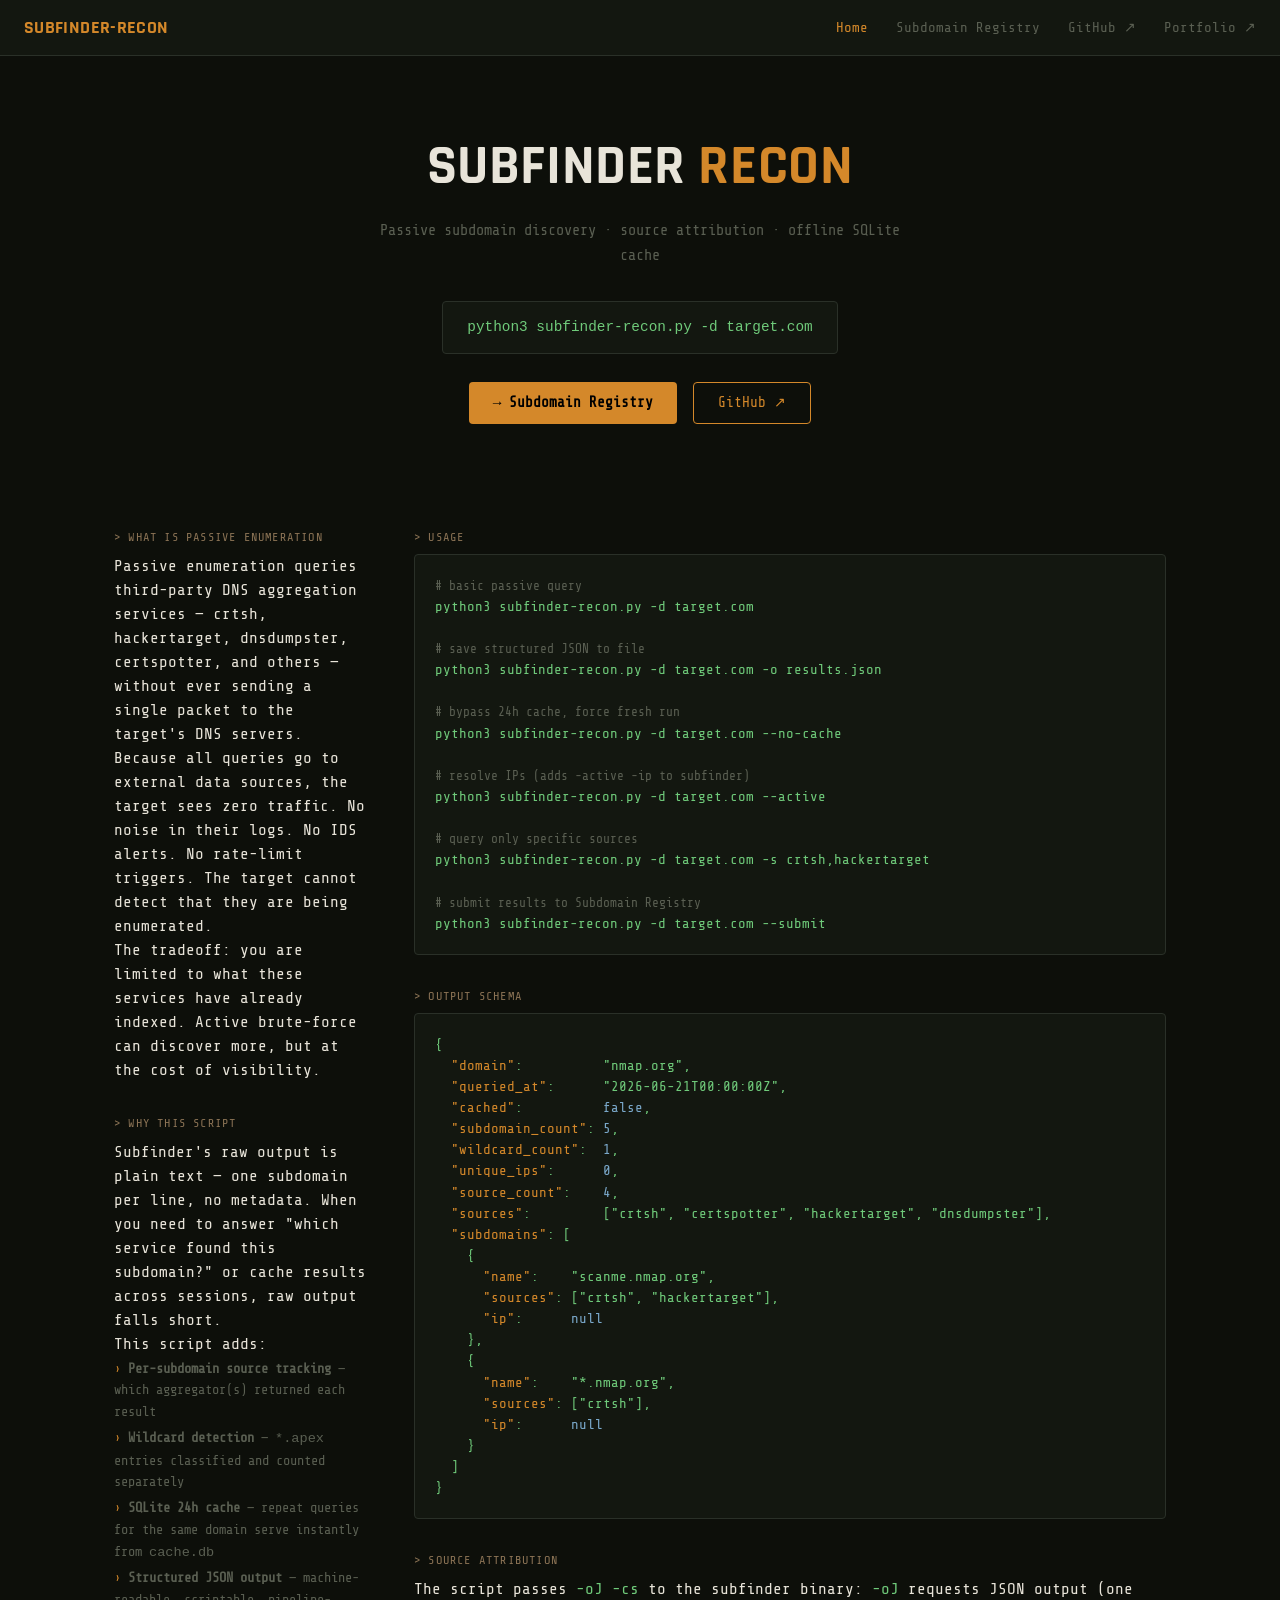
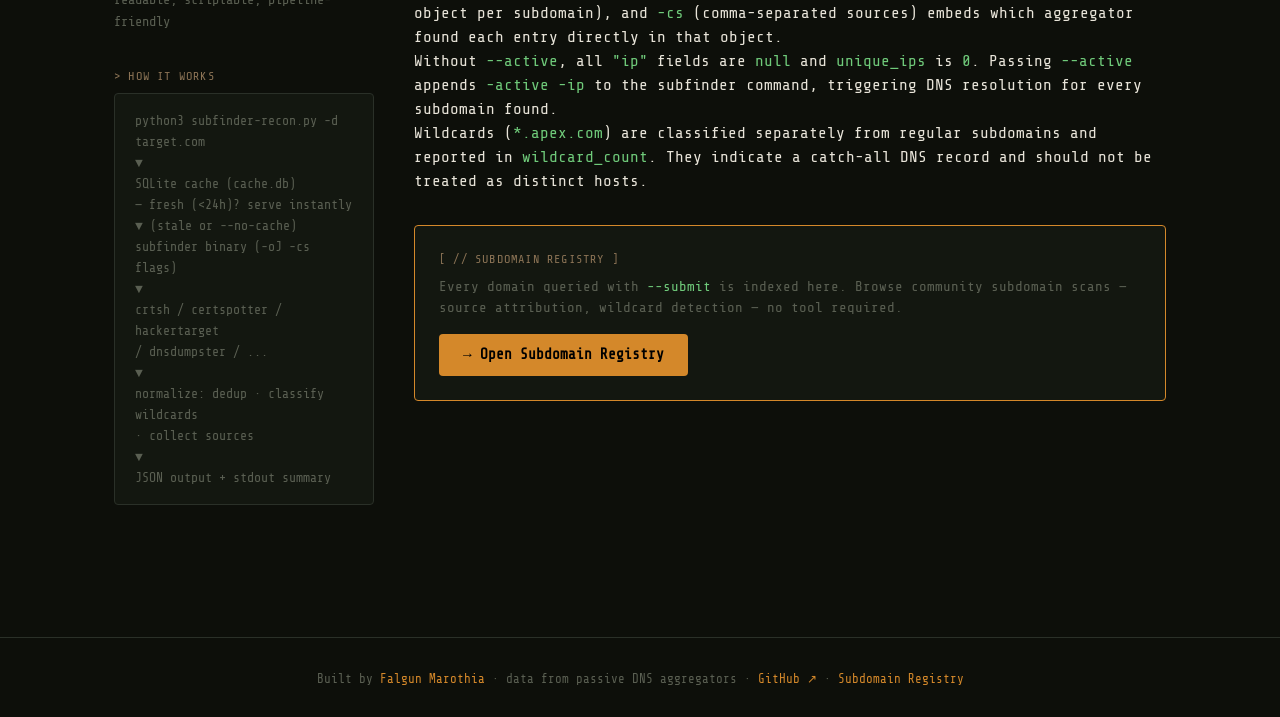
<file: web/index.html>
<!DOCTYPE html>
<html lang="en">
<head>
  <meta charset="UTF-8">
  <meta name="viewport" content="width=device-width, initial-scale=1.0">
  <title>subfinder-recon — Passive Subdomain Enumeration</title>
  <link rel="preconnect" href="https://fonts.googleapis.com">
  <link rel="preconnect" href="https://fonts.gstatic.com" crossorigin>
  <link href="https://fonts.googleapis.com/css2?family=Share+Tech+Mono&family=Rajdhani:wght@400;600;700&display=swap" rel="stylesheet">
  <link rel="stylesheet" href="assets/css/style.css">
</head>
<body>

<nav>
  <a class="nav-brand" href="index.html">SUBFINDER-RECON</a>
  <div class="nav-links">
    <a href="index.html" class="nav-active">Home</a>
    <a href="subdomain-registry.html">Subdomain Registry</a>
    <a href="https://github.com/fmfalgun/subfinder-recon" target="_blank" rel="noopener noreferrer">GitHub ↗</a>
    <a href="https://fmfalgun.github.io" target="_blank" rel="noopener noreferrer">Portfolio ↗</a>
  </div>
</nav>

<section class="hero">
  <h1>SUBFINDER <span>RECON</span></h1>
  <p class="tagline">Passive subdomain discovery · source attribution · offline SQLite cache</p>
  <div class="install-block">
    <code>python3 subfinder-recon.py -d target.com</code>
  </div>
  <div class="hero-cta-row">
    <a href="subdomain-registry.html" class="cta-btn">→ Subdomain Registry</a>
    <a href="https://github.com/fmfalgun/subfinder-recon" target="_blank" rel="noopener noreferrer" class="cta-ghost">GitHub ↗</a>
  </div>
</section>

<div class="layout">

  <aside class="info-panel">

    <div class="panel-block">
      <div class="panel-title">&gt; WHAT IS PASSIVE ENUMERATION</div>
      <p>Passive enumeration queries third-party DNS aggregation services — crtsh, hackertarget, dnsdumpster, certspotter, and others — without ever sending a single packet to the target's DNS servers.</p>
      <p>Because all queries go to external data sources, the target sees zero traffic. No noise in their logs. No IDS alerts. No rate-limit triggers. The target cannot detect that they are being enumerated.</p>
      <p>The tradeoff: you are limited to what these services have already indexed. Active brute-force can discover more, but at the cost of visibility.</p>
    </div>

    <div class="panel-block">
      <div class="panel-title">&gt; WHY THIS SCRIPT</div>
      <p>Subfinder's raw output is plain text — one subdomain per line, no metadata. When you need to answer "which service found this subdomain?" or cache results across sessions, raw output falls short.</p>
      <p>This script adds:</p>
      <ul class="panel-list">
        <li><strong>Per-subdomain source tracking</strong> — which aggregator(s) returned each result</li>
        <li><strong>Wildcard detection</strong> — <code>*.apex</code> entries classified and counted separately</li>
        <li><strong>SQLite 24h cache</strong> — repeat queries for the same domain serve instantly from <code>cache.db</code></li>
        <li><strong>Structured JSON output</strong> — machine-readable, scriptable, pipeline-friendly</li>
      </ul>
    </div>

    <div class="panel-block">
      <div class="panel-title">&gt; HOW IT WORKS</div>
      <pre class="arch-diagram">python3 subfinder-recon.py -d target.com
▼
SQLite cache (cache.db)
— fresh (&lt;24h)? serve instantly
▼ (stale or --no-cache)
subfinder binary (-oJ -cs flags)
▼
crtsh / certspotter / hackertarget
/ dnsdumpster / ...
▼
normalize: dedup · classify wildcards
· collect sources
▼
JSON output + stdout summary</pre>
    </div>

  </aside>

  <main class="home-main">

    <div class="panel-block">
      <div class="panel-title">&gt; USAGE</div>
      <pre class="code-block"><span class="comment"># basic passive query</span>
python3 subfinder-recon.py -d target.com

<span class="comment"># save structured JSON to file</span>
python3 subfinder-recon.py -d target.com -o results.json

<span class="comment"># bypass 24h cache, force fresh run</span>
python3 subfinder-recon.py -d target.com --no-cache

<span class="comment"># resolve IPs (adds -active -ip to subfinder)</span>
python3 subfinder-recon.py -d target.com --active

<span class="comment"># query only specific sources</span>
python3 subfinder-recon.py -d target.com -s crtsh,hackertarget

<span class="comment"># submit results to Subdomain Registry</span>
python3 subfinder-recon.py -d target.com --submit</pre>
    </div>

    <div class="panel-block">
      <div class="panel-title">&gt; OUTPUT SCHEMA</div>
      <pre class="code-block">{
  <span class="json-key">"domain"</span>:          <span class="json-str">"nmap.org"</span>,
  <span class="json-key">"queried_at"</span>:      <span class="json-str">"2026-06-21T00:00:00Z"</span>,
  <span class="json-key">"cached"</span>:          <span class="json-bool">false</span>,
  <span class="json-key">"subdomain_count"</span>: <span class="json-num">5</span>,
  <span class="json-key">"wildcard_count"</span>:  <span class="json-num">1</span>,
  <span class="json-key">"unique_ips"</span>:      <span class="json-num">0</span>,
  <span class="json-key">"source_count"</span>:    <span class="json-num">4</span>,
  <span class="json-key">"sources"</span>:         [<span class="json-str">"crtsh"</span>, <span class="json-str">"certspotter"</span>, <span class="json-str">"hackertarget"</span>, <span class="json-str">"dnsdumpster"</span>],
  <span class="json-key">"subdomains"</span>: [
    {
      <span class="json-key">"name"</span>:    <span class="json-str">"scanme.nmap.org"</span>,
      <span class="json-key">"sources"</span>: [<span class="json-str">"crtsh"</span>, <span class="json-str">"hackertarget"</span>],
      <span class="json-key">"ip"</span>:      <span class="json-bool">null</span>
    },
    {
      <span class="json-key">"name"</span>:    <span class="json-str">"*.nmap.org"</span>,
      <span class="json-key">"sources"</span>: [<span class="json-str">"crtsh"</span>],
      <span class="json-key">"ip"</span>:      <span class="json-bool">null</span>
    }
  ]
}</pre>
    </div>

    <div class="panel-block">
      <div class="panel-title">&gt; SOURCE ATTRIBUTION</div>
      <p>The script passes <code class="inline-code">-oJ -cs</code> to the subfinder binary: <code class="inline-code">-oJ</code> requests JSON output (one object per subdomain), and <code class="inline-code">-cs</code> (comma-separated sources) embeds which aggregator found each entry directly in that object.</p>
      <p>Without <code class="inline-code">--active</code>, all <code class="inline-code">"ip"</code> fields are <code class="inline-code">null</code> and <code class="inline-code">unique_ips</code> is <code class="inline-code">0</code>. Passing <code class="inline-code">--active</code> appends <code class="inline-code">-active -ip</code> to the subfinder command, triggering DNS resolution for every subdomain found.</p>
      <p>Wildcards (<code class="inline-code">*.apex.com</code>) are classified separately from regular subdomains and reported in <code class="inline-code">wildcard_count</code>. They indicate a catch-all DNS record and should not be treated as distinct hosts.</p>
    </div>

    <div class="hof-cta-card">
      <div class="hof-cta-label">[ // SUBDOMAIN REGISTRY ]</div>
      <p class="hof-cta-desc">Every domain queried with <code class="inline-code">--submit</code> is indexed here. Browse community subdomain scans — source attribution, wildcard detection — no tool required.</p>
      <a href="subdomain-registry.html" class="cta-btn">→ Open Subdomain Registry</a>
    </div>

  </main>

</div>

<footer>
  Built by <a href="https://fmfalgun.github.io">Falgun Marothia</a> · data from passive DNS aggregators · <a href="https://github.com/fmfalgun/subfinder-recon">GitHub ↗</a> · <a href="subdomain-registry.html">Subdomain Registry</a>
</footer>

</body>
</html>
</file>
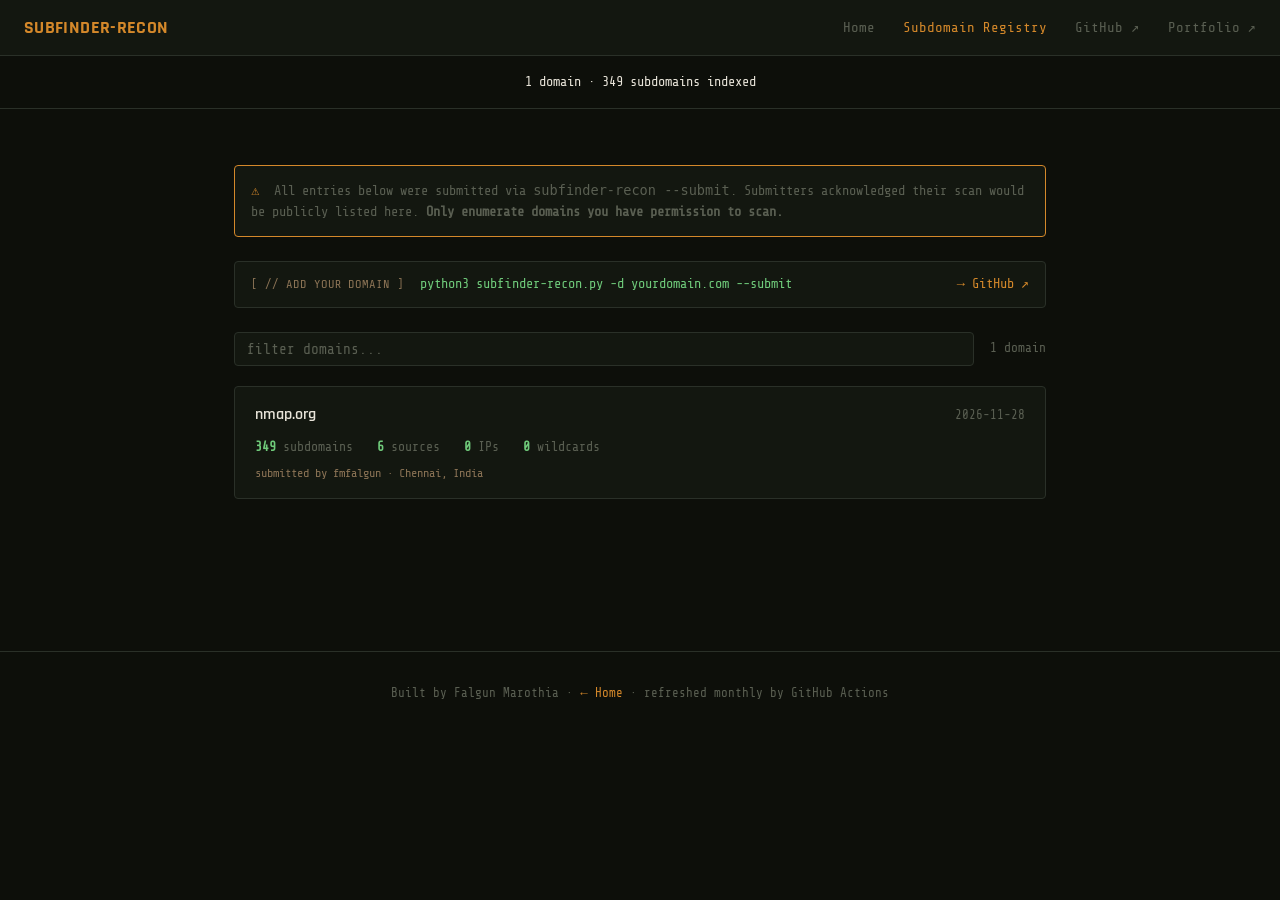
<file: web/domain.html>
<!DOCTYPE html>
<html lang="en">
<head>
  <meta charset="UTF-8">
  <meta name="viewport" content="width=device-width, initial-scale=1.0">
  <title>subfinder-recon — Domain Detail</title>
  <link rel="preconnect" href="https://fonts.googleapis.com">
  <link rel="preconnect" href="https://fonts.gstatic.com" crossorigin>
  <link href="https://fonts.googleapis.com/css2?family=Share+Tech+Mono&family=Rajdhani:wght@400;600;700&display=swap" rel="stylesheet">
  <link rel="stylesheet" href="assets/css/style.css">
</head>
<body>

<nav>
  <a class="nav-brand" href="index.html">SUBFINDER-RECON</a>
  <div class="nav-links">
    <a href="index.html">Home</a>
    <a href="subdomain-registry.html" class="nav-active">Subdomain Registry</a>
    <a href="https://github.com/fmfalgun/subfinder-recon" target="_blank" rel="noopener noreferrer">GitHub ↗</a>
    <a href="https://fmfalgun.github.io" target="_blank" rel="noopener noreferrer">Portfolio ↗</a>
  </div>
</nav>

<div id="error-box"><span id="error-message"></span></div>

<main id="main">

  <h2 id="domain-title">—</h2>
  <p id="queried-at-line">data as of <span id="queried-at">—</span> · contributed by <span id="contributor">—</span></p>

  <div class="stats-row">
    <div class="stat-badge">
      <span class="stat-value" id="val-subdomain-count">—</span>
      <span class="stat-label">subdomains</span>
    </div>
    <div class="stat-badge">
      <span class="stat-value" id="val-source-count">—</span>
      <span class="stat-label">sources</span>
    </div>
    <div class="stat-badge">
      <span class="stat-value" id="val-unique-ips">—</span>
      <span class="stat-label">unique IPs</span>
    </div>
    <div class="stat-badge">
      <span class="stat-value" id="val-wildcard-count">—</span>
      <span class="stat-label">wildcards</span>
    </div>
  </div>

  <div class="section">
    <div class="section-title">SUBDOMAINS</div>
    <div id="entry-list" class="entry-list"></div>
  </div>

</main>

<footer>
  <a href="subdomain-registry.html">← Subdomain Registry</a> · <a href="index.html">Home</a>
</footer>

<script src="assets/js/domain.js"></script>
</body>
</html>
</file>
<file: web/assets/css/style.css>
/* ============================================================
   subfinder-recon — style.css
   Design tokens + full site styles
   ============================================================ */

:root {
  --black:        #0D0F0A;
  --card:         #131710;
  --border:       #2A3028;
  --cream:        #E8E4D9;
  --dim:          #5A5F52;
  --amber:        #D4882A;
  --khaki:        #8B7355;
  --green:        #6FCA7A;
  --blue:         #7AA8CA;
  --red:          #CC3333;
  --font-mono:    'Share Tech Mono', 'Courier New', monospace;
  --font-display: 'Rajdhani', sans-serif;
}

/* ============================================================
   Reset + Base
   ============================================================ */

*,
*::before,
*::after {
  box-sizing: border-box;
  margin: 0;
  padding: 0;
}

body {
  background: var(--black);
  color: var(--cream);
  font-family: var(--font-mono);
  line-height: 1.5;
  min-height: 100vh;
}

a {
  color: inherit;
  text-decoration: none;
}

ul,
ol {
  list-style: none;
}

img {
  display: block;
  max-width: 100%;
}

/* ============================================================
   Nav
   ============================================================ */

nav {
  position: sticky;
  top: 0;
  z-index: 100;
  background: var(--card);
  border-bottom: 1px solid var(--border);
  display: flex;
  align-items: center;
  justify-content: space-between;
  padding: 0 24px;
  height: 56px;
}

.nav-brand {
  color: var(--amber);
  font-family: var(--font-display);
  font-weight: 700;
  font-size: 1.15rem;
  letter-spacing: .02em;
}

.nav-links {
  display: flex;
  align-items: center;
  gap: 28px;
}

.nav-links a {
  color: var(--dim);
  font-size: .88rem;
  transition: color .15s;
}

.nav-links a:hover {
  color: var(--amber);
}

.nav-active {
  color: var(--amber) !important;
}

/* ============================================================
   Hero
   ============================================================ */

.hero {
  text-align: center;
  padding: 80px 24px 64px;
}

.hero h1 {
  font-family: var(--font-display);
  font-size: 3.5rem;
  font-weight: 700;
  line-height: 1.1;
  margin-bottom: 20px;
  letter-spacing: .01em;
}

.hero h1 span {
  color: var(--amber);
}

.hero p {
  color: var(--dim);
  font-size: .95rem;
  max-width: 540px;
  margin: 0 auto 32px;
  line-height: 1.7;
}

.install-block {
  display: inline-block;
  background: var(--card);
  border: 1px solid var(--border);
  border-radius: 4px;
  padding: 14px 24px;
  font-family: var(--font-mono);
  font-size: .9rem;
  color: var(--green);
  margin-bottom: 28px;
  text-align: left;
}

.hero-cta-row {
  display: flex;
  justify-content: center;
  align-items: center;
  gap: 16px;
  flex-wrap: wrap;
}

.cta-btn {
  background: var(--amber);
  color: #000;
  font-family: var(--font-mono);
  font-size: .9rem;
  font-weight: 700;
  padding: 10px 24px;
  border: none;
  border-radius: 4px;
  cursor: pointer;
  text-decoration: none;
  display: inline-block;
  transition: opacity .15s;
}

.cta-btn:hover {
  opacity: .85;
}

.cta-ghost {
  border: 1px solid var(--amber);
  color: var(--amber);
  font-family: var(--font-mono);
  font-size: .9rem;
  padding: 9px 24px;
  border-radius: 4px;
  background: transparent;
  cursor: pointer;
  text-decoration: none;
  display: inline-block;
  transition: background .15s;
}

.cta-ghost:hover {
  background: rgba(212, 136, 42, .08);
}

/* ============================================================
   Two-Column Layout
   ============================================================ */

.layout {
  display: grid;
  grid-template-columns: 260px 1fr;
  gap: 40px;
  max-width: 1100px;
  margin: 0 auto;
  padding: 40px 24px;
}

.info-panel {
  position: sticky;
  top: 80px;
  align-self: start;
}

/* ============================================================
   Panel Blocks (sidebar)
   ============================================================ */

.panel-block {
  margin-bottom: 32px;
}

.panel-heading,
.panel-title {
  color: var(--khaki);
  font-size: .75rem;
  letter-spacing: .1em;
  text-transform: uppercase;
  margin-bottom: 8px;
}

.panel-text {
  color: var(--dim);
  font-size: .85rem;
  line-height: 1.6;
  margin-bottom: 8px;
}

.panel-list {
  color: var(--dim);
  font-size: .85rem;
  line-height: 1.6;
  padding-left: 0;
}

.panel-list li {
  padding: 2px 0;
}

.panel-list li::before {
  content: '› ';
  color: var(--amber);
}

.inline-code {
  color: var(--green);
  font-family: var(--font-mono);
}

/* ============================================================
   Architecture Diagram
   ============================================================ */

.arch-diagram {
  display: flex;
  flex-direction: column;
  align-items: center;
  gap: 4px;
}

pre.arch-diagram {
  display: block;
  background: var(--card);
  border: 1px solid var(--border);
  border-radius: 4px;
  padding: 16px 20px;
  color: var(--dim);
  font-family: var(--font-mono);
  font-size: .82rem;
  line-height: 1.6;
  white-space: pre-wrap;
}

.arch-box {
  background: var(--card);
  border: 1px solid var(--border);
  padding: 10px 20px;
  border-radius: 4px;
  text-align: center;
  font-size: .82rem;
  width: 100%;
  max-width: 200px;
}

.arch-arrow {
  color: var(--amber);
  font-size: 1.1rem;
  line-height: 1;
}

.arch-cache {
  background: var(--card);
  border: 1px solid var(--amber);
  padding: 10px 20px;
  border-radius: 4px;
  text-align: center;
  font-size: .82rem;
  width: 100%;
  max-width: 200px;
}

.arch-sub {
  color: var(--dim);
  font-size: .72rem;
  margin-top: 2px;
}

/* ============================================================
   Code Blocks
   ============================================================ */

.code-block {
  background: var(--card);
  border: 1px solid var(--border);
  border-radius: 4px;
  padding: 20px;
  margin-bottom: 16px;
  color: var(--green);
  font-family: var(--font-mono);
  font-size: .88rem;
  white-space: pre-wrap;
  word-break: break-all;
}

.code-pre {
  color: var(--green);
  font-family: var(--font-mono);
  font-size: .88rem;
  margin: 0 0 12px;
  white-space: pre-wrap;
  word-break: break-all;
}

.code-comment,
.comment {
  color: var(--dim);
  font-size: .8rem;
}

.json-key  { color: var(--amber); }
.json-str  { color: var(--green); }
.json-bool { color: var(--blue); }
.json-num  { color: var(--blue); }

/* ============================================================
   Subdomain Registry Page
   ============================================================ */

.hof-subheader {
  text-align: center;
  padding: 16px;
  color: var(--dim);
  font-size: .85rem;
  border-bottom: 1px solid var(--border);
}

#sr-stats {
  color: var(--cream);
}

#sr-disclaimer {
  background: var(--card);
  border: 1px solid var(--amber);
  border-radius: 4px;
  padding: 14px 16px;
  margin: 24px auto;
  max-width: 860px;
  font-size: .85rem;
  color: var(--dim);
}

.disclaimer-icon {
  color: var(--amber);
  margin-right: 8px;
}

#sr-howto {
  display: flex;
  align-items: center;
  gap: 16px;
  background: var(--card);
  border: 1px solid var(--border);
  border-radius: 4px;
  padding: 12px 16px;
  margin: 0 auto 24px;
  max-width: 860px;
}

.howto-label {
  color: var(--khaki);
  font-size: .75rem;
  white-space: nowrap;
  text-transform: uppercase;
  letter-spacing: .08em;
}

.howto-cmd {
  color: var(--green);
  font-size: .85rem;
  flex: 1;
  font-family: var(--font-mono);
}

.howto-link {
  color: var(--amber);
  font-size: .85rem;
  white-space: nowrap;
  text-decoration: none;
  transition: opacity .15s;
}

.howto-link:hover {
  opacity: .75;
}

#search-row {
  display: flex;
  align-items: center;
  gap: 16px;
  max-width: 860px;
  margin: 0 auto 20px;
}

#search-input {
  flex: 1;
  background: var(--card);
  border: 1px solid var(--border);
  color: var(--cream);
  font-family: var(--font-mono);
  padding: 8px 12px;
  border-radius: 4px;
  font-size: .9rem;
  outline: none;
  transition: border-color .15s;
}

#search-input:focus {
  border-color: var(--amber);
}

#search-input::placeholder {
  color: var(--dim);
}

#search-count {
  color: var(--dim);
  font-size: .8rem;
  white-space: nowrap;
}

#domain-list {
  max-width: 860px;
  margin: 0 auto;
  display: flex;
  flex-direction: column;
  gap: 12px;
  padding-bottom: 60px;
}

.domain-card {
  background: var(--card);
  border: 1px solid var(--border);
  border-radius: 4px;
  padding: 16px 20px;
  cursor: pointer;
  transition: border-color .15s;
}

.domain-card:hover {
  border-color: var(--amber);
}

.card-header {
  display: flex;
  justify-content: space-between;
  align-items: baseline;
  margin-bottom: 10px;
}

.card-domain {
  color: var(--cream);
  font-size: 1rem;
  font-family: var(--font-display);
  font-weight: 600;
}

.card-date {
  color: var(--dim);
  font-size: .78rem;
}

.card-stats {
  display: flex;
  gap: 24px;
  margin-bottom: 8px;
  flex-wrap: wrap;
}

.card-stat {
  color: var(--dim);
  font-size: .82rem;
}

.stat-num {
  color: var(--green);
  font-weight: bold;
}

.card-contributor {
  color: var(--khaki);
  font-size: .75rem;
}

/* ============================================================
   Domain Detail Page
   ============================================================ */

#main {
  max-width: 860px;
  margin: 0 auto;
  padding: 32px 24px;
}

#domain-title {
  font-family: var(--font-display);
  font-size: 1.8rem;
  color: var(--amber);
  margin-bottom: 6px;
}

#queried-at-line {
  color: var(--dim);
  font-size: .82rem;
  margin-bottom: 28px;
}

.stats-row {
  display: flex;
  gap: 24px;
  flex-wrap: wrap;
  margin-bottom: 32px;
}

.stat-badge {
  background: var(--card);
  border: 1px solid var(--border);
  border-radius: 4px;
  padding: 16px 24px;
  text-align: center;
  min-width: 100px;
}

.stat-value {
  display: block;
  font-size: 1.6rem;
  color: var(--green);
  font-family: var(--font-display);
  font-weight: 700;
}

.stat-label {
  font-size: .75rem;
  color: var(--dim);
}

.section {
  margin-bottom: 32px;
}

.section-title {
  color: var(--khaki);
  font-size: .75rem;
  letter-spacing: .1em;
  text-transform: uppercase;
  margin-bottom: 12px;
  border-bottom: 1px solid var(--border);
  padding-bottom: 6px;
}

.entry-list {
  display: flex;
  flex-direction: column;
  gap: 6px;
}

.entry {
  display: flex;
  align-items: center;
  gap: 12px;
  padding: 8px 12px;
  background: var(--card);
  border-radius: 3px;
  border: 1px solid var(--border);
  flex-wrap: wrap;
}

.entry-name {
  color: var(--cream);
  font-size: .88rem;
  flex: 1;
  word-break: break-all;
}

.entry-sources {
  display: flex;
  gap: 6px;
  flex-wrap: wrap;
}

.source-tag {
  background: #1a1f18;
  border: 1px solid var(--border);
  color: var(--khaki);
  font-size: .72rem;
  padding: 2px 6px;
  border-radius: 3px;
  font-family: var(--font-mono);
}

.entry-ip {
  color: var(--blue);
  font-size: .8rem;
}

.empty {
  color: var(--dim);
  font-size: .85rem;
  padding: 12px;
}

/* ============================================================
   Shared Components
   ============================================================ */

#error-box {
  display: none;
  background: #1a0a0a;
  border: 1px solid var(--red);
  border-radius: 4px;
  padding: 12px 16px;
  margin: 16px auto;
  max-width: 860px;
}

#error-message {
  color: var(--red);
  font-size: .88rem;
}

footer {
  border-top: 1px solid var(--border);
  padding: 2rem;
  text-align: center;
  color: var(--dim);
  font-family: var(--font-mono);
  font-size: .78rem;
  margin-top: 60px;
}

footer a {
  color: var(--amber);
  text-decoration: none;
}

footer a:hover {
  text-decoration: underline;
}

.hof-cta-card {
  background: var(--card);
  border: 1px solid var(--amber);
  border-radius: 4px;
  padding: 24px;
  margin: 32px 0;
}

.hof-cta-label {
  color: var(--khaki);
  font-size: .75rem;
  letter-spacing: .1em;
  text-transform: uppercase;
  margin-bottom: 8px;
}

.hof-cta-desc {
  color: var(--dim);
  font-size: .88rem;
  margin-bottom: 16px;
}

/* ============================================================
   Responsive — 900px: collapse to single column
   ============================================================ */

@media (max-width: 900px) {
  .layout {
    grid-template-columns: 1fr;
    gap: 24px;
    padding: 24px 16px;
  }

  .info-panel {
    position: static;
  }

  .stats-row {
    gap: 12px;
  }

  .stat-badge {
    padding: 12px 16px;
    min-width: 80px;
  }
}

/* ============================================================
   Responsive — 600px: reduce nav + hero
   ============================================================ */

@media (max-width: 600px) {
  nav {
    padding: 0 14px;
    height: 48px;
  }

  .nav-brand {
    font-size: 1rem;
  }

  .nav-links {
    gap: 16px;
  }

  .nav-links a {
    font-size: .8rem;
  }

  .hero {
    padding: 48px 16px 40px;
  }

  .hero h1 {
    font-size: 2.2rem;
  }

  .hero p {
    font-size: .88rem;
  }

  .install-block {
    font-size: .8rem;
    padding: 12px 16px;
  }

  .hero-cta-row {
    flex-direction: column;
    gap: 10px;
  }

  .cta-btn,
  .cta-ghost {
    width: 100%;
    text-align: center;
  }

  #sr-howto {
    flex-direction: column;
    align-items: flex-start;
    gap: 8px;
  }

  .card-stats {
    gap: 14px;
  }

  #domain-title {
    font-size: 1.4rem;
  }

  .stat-value {
    font-size: 1.3rem;
  }

  .entry {
    flex-direction: column;
    align-items: flex-start;
    gap: 6px;
  }

  .entry-name {
    flex: unset;
  }
}
</file>
